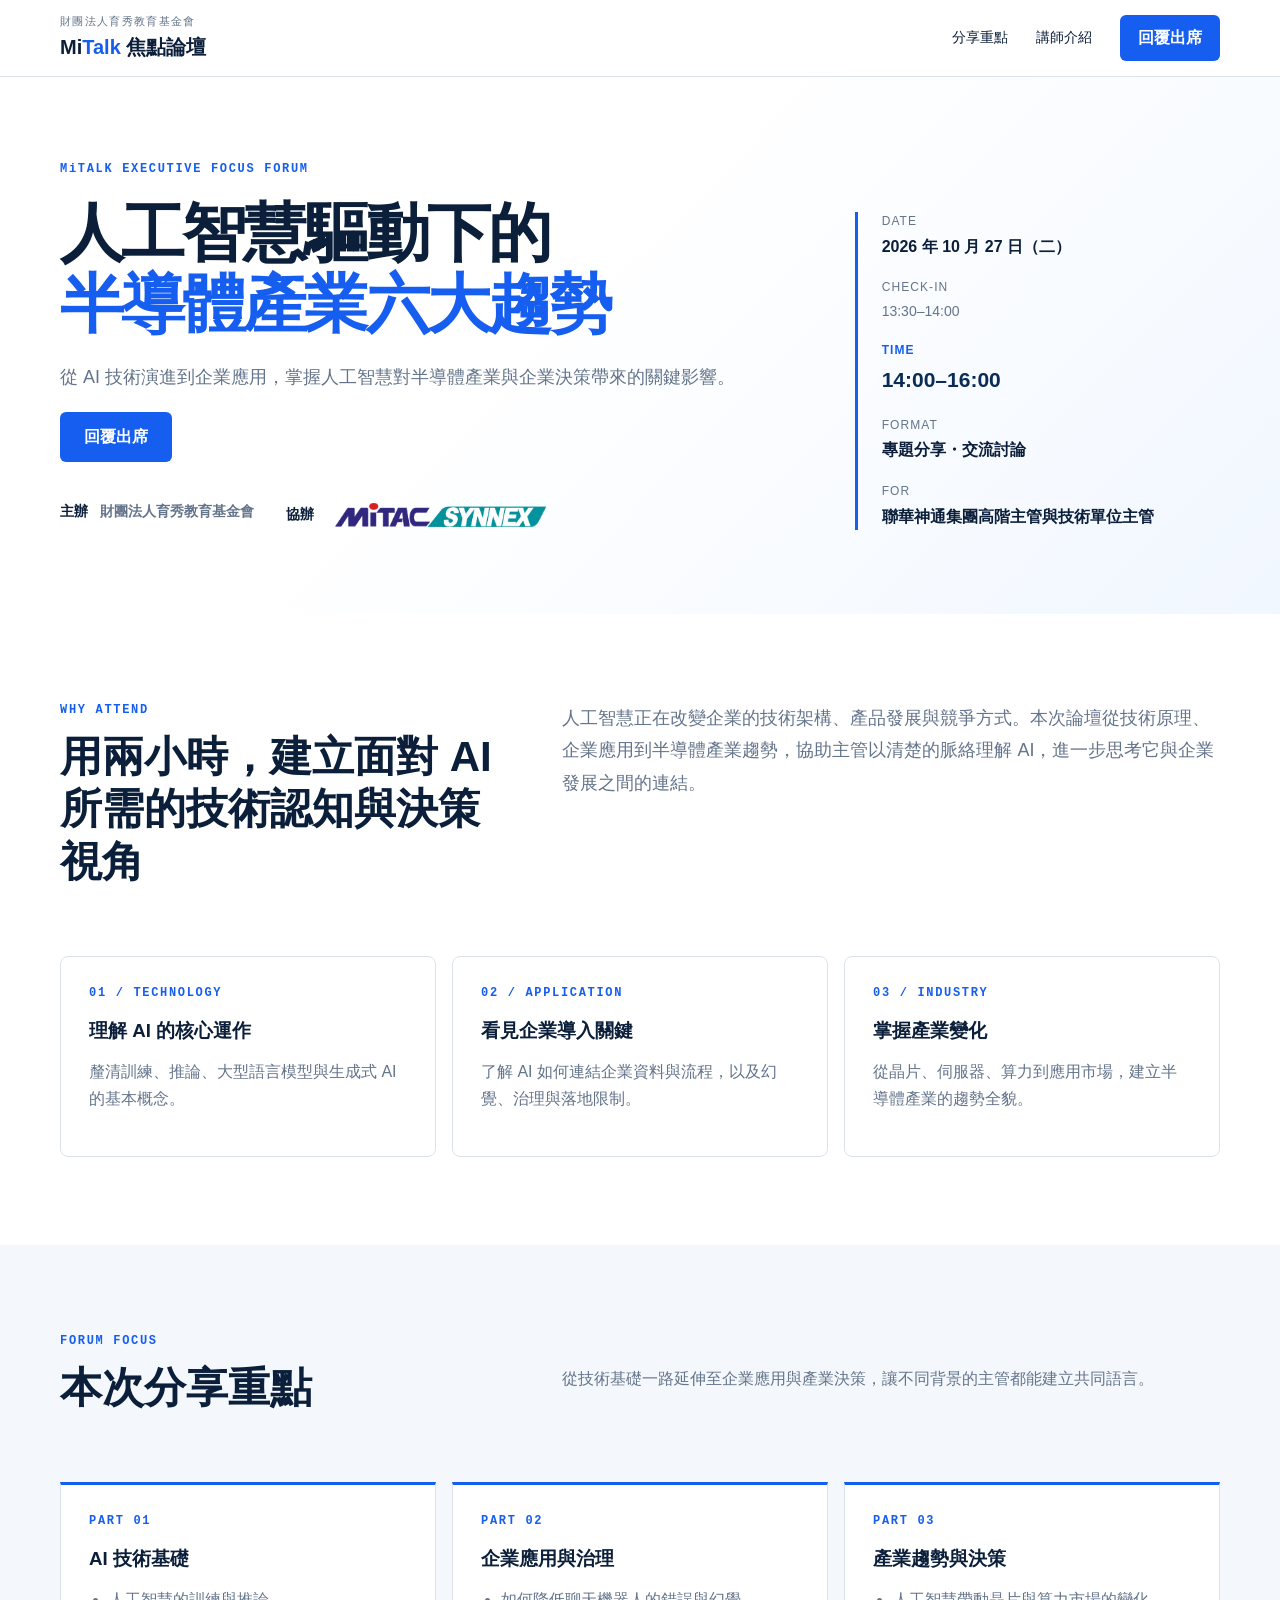
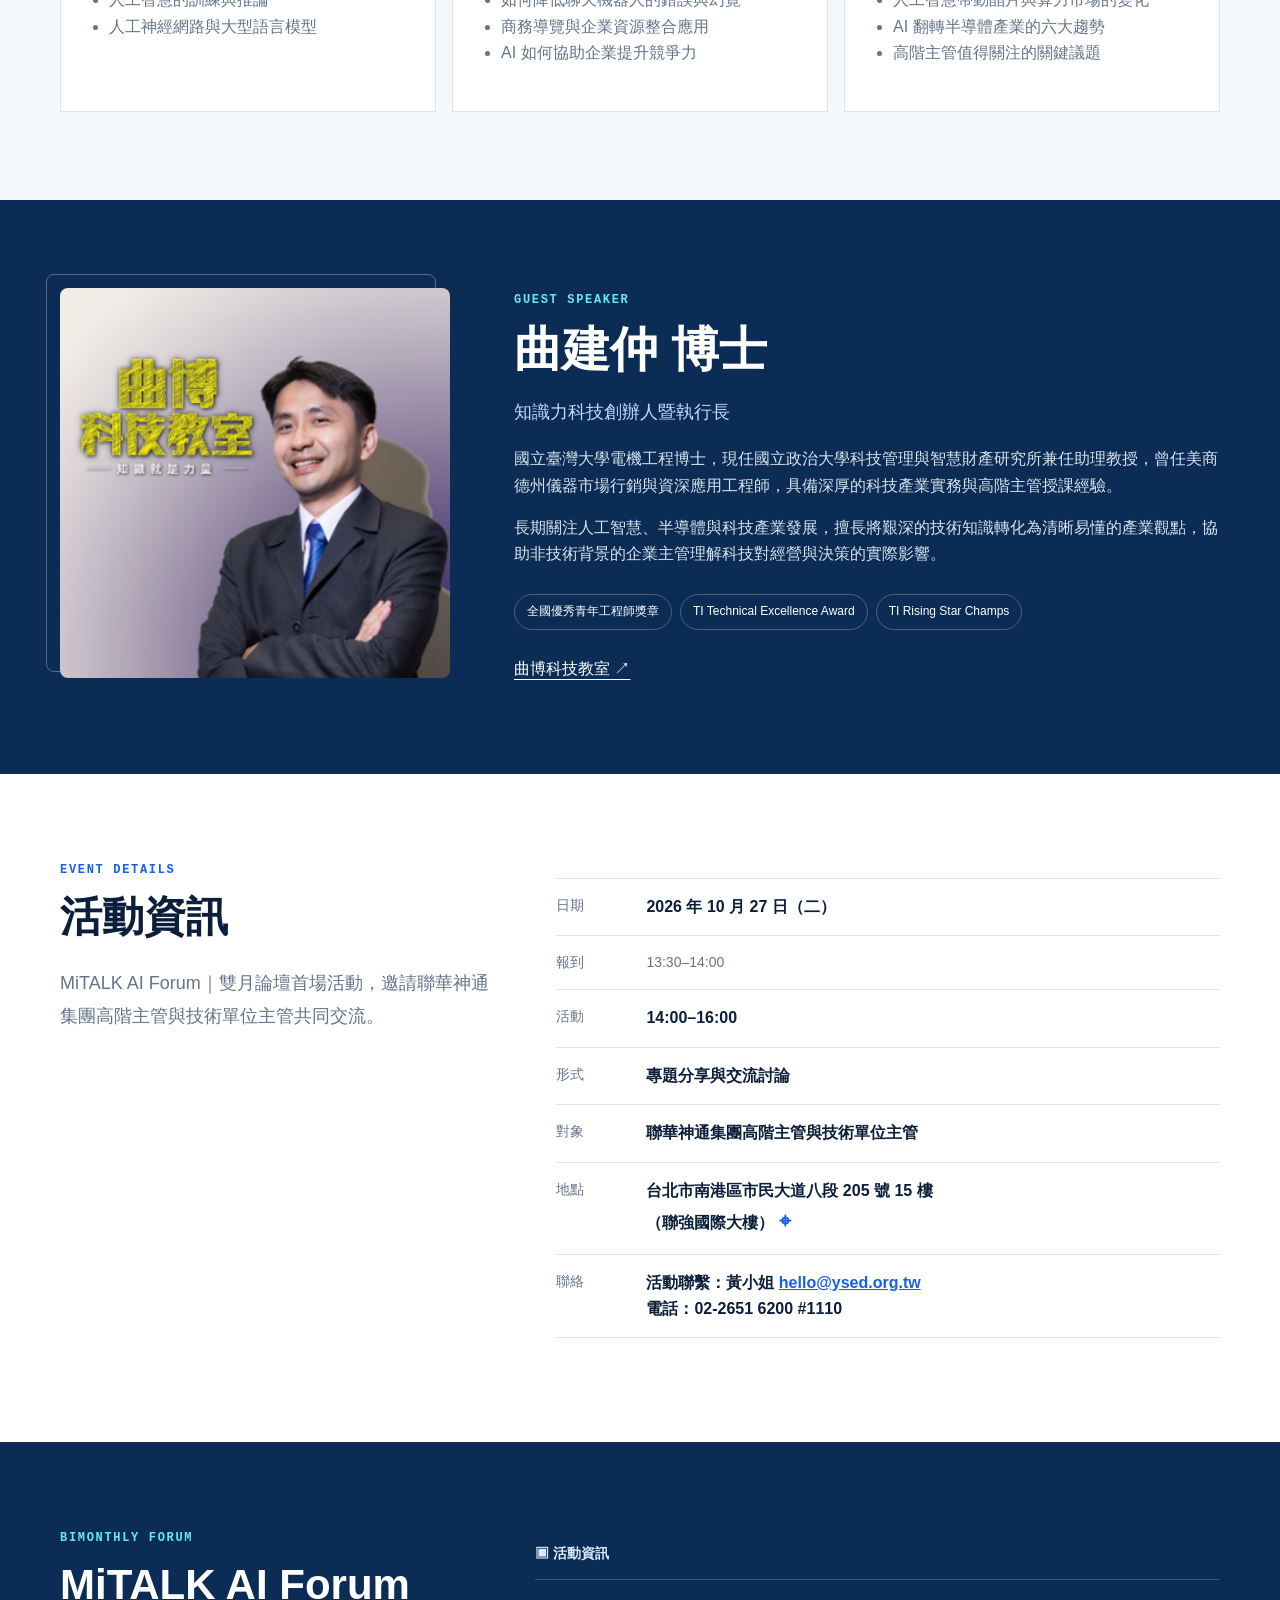
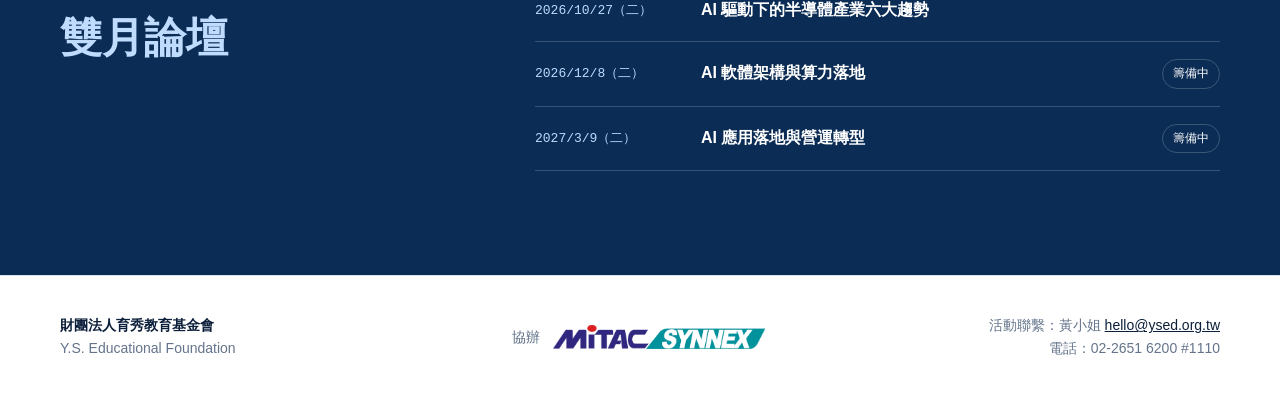
<file: index.html>
<!doctype html>
<html lang="zh-Hant">
<head>
  <meta charset="utf-8">
  <meta name="viewport" content="width=device-width,initial-scale=1">
  <meta name="description" content="MiTALK AI Forum｜人工智慧驅動下的半導體產業六大趨勢">
  <title>MiTALK AI Forum｜雙月論壇</title>
  <link rel="icon" href="assets/favicon.svg" type="image/svg+xml">
  <link rel="stylesheet" href="assets/styles.css">
</head>
<body>
  <header class="site-header">
    <div class="container header-inner">
      <div class="brand"><small>財團法人育秀教育基金會</small><strong>Mi<span>Talk</span> 焦點論壇</strong></div>
      <nav aria-label="主要導覽"><a href="#focus">分享重點</a><a href="#speaker">講師介紹</a><a class="button small" href="mailto:hello@ysed.org.tw?subject=MiTALK%20AI%20Forum%20出席回覆" target="_blank" rel="noopener noreferrer">回覆出席</a></nav>
    </div>
  </header>

  <main>
    <section class="hero">
      <div class="container hero-grid">
        <div>
          <p class="eyebrow">MiTALK EXECUTIVE FOCUS FORUM</p>
          <h1>人工智慧驅動下的<br><span>半導體產業六大趨勢</span></h1>
          <p class="lead">從 AI 技術演進到企業應用，掌握人工智慧對半導體產業與企業決策帶來的關鍵影響。</p>
          <a class="button" href="mailto:hello@ysed.org.tw?subject=MiTALK%20AI%20Forum%20出席回覆">回覆出席</a>
          <div class="organizers"><div><b>主辦</b> <strong>財團法人育秀教育基金會</strong></div><div class="cohost"><b>協辦</b><img src="assets/mitac-synnex-logo.png" alt="聯華神通集團 MiTAC SYNNEX"></div></div>
        </div>
        <dl class="hero-meta">
          <div><dt>DATE</dt><dd>2026 年 10 月 27 日（二）</dd></div>
          <div class="subtle"><dt>CHECK-IN</dt><dd>13:30–14:00</dd></div>
          <div class="time"><dt>TIME</dt><dd>14:00–16:00</dd></div>
          <div><dt>FORMAT</dt><dd>專題分享・交流討論</dd></div>
          <div><dt>FOR</dt><dd>聯華神通集團高階主管與技術單位主管</dd></div>
        </dl>
      </div>
    </section>

    <section class="section">
      <div class="container intro-grid"><div><p class="eyebrow">WHY ATTEND</p><h2>用兩小時，建立面對 AI 所需的技術認知與決策視角</h2></div><p class="lead compact">人工智慧正在改變企業的技術架構、產品發展與競爭方式。本次論壇從技術原理、企業應用到半導體產業趨勢，協助主管以清楚的脈絡理解 AI，進一步思考它與企業發展之間的連結。</p></div>
      <div class="container cards three">
        <article><p class="eyebrow">01 / TECHNOLOGY</p><h3>理解 AI 的核心運作</h3><p>釐清訓練、推論、大型語言模型與生成式 AI 的基本概念。</p></article>
        <article><p class="eyebrow">02 / APPLICATION</p><h3>看見企業導入關鍵</h3><p>了解 AI 如何連結企業資料與流程，以及幻覺、治理與落地限制。</p></article>
        <article><p class="eyebrow">03 / INDUSTRY</p><h3>掌握產業變化</h3><p>從晶片、伺服器、算力到應用市場，建立半導體產業的趨勢全貌。</p></article>
      </div>
    </section>

    <section id="focus" class="section soft">
      <div class="container"><p class="eyebrow">FORUM FOCUS</p><div class="section-heading"><h2>本次分享重點</h2><p>從技術基礎一路延伸至企業應用與產業決策，讓不同背景的主管都能建立共同語言。</p></div>
        <div class="cards three focus-cards">
          <article><p class="eyebrow">PART 01</p><h3>AI 技術基礎</h3><ul><li>人工智慧的訓練與推論</li><li>人工神經網路與大型語言模型</li></ul></article>
          <article><p class="eyebrow">PART 02</p><h3>企業應用與治理</h3><ul><li>如何降低聊天機器人的錯誤與幻覺</li><li>商務導覽與企業資源整合應用</li><li>AI 如何協助企業提升競爭力</li></ul></article>
          <article><p class="eyebrow">PART 03</p><h3>產業趨勢與決策</h3><ul><li>人工智慧帶動晶片與算力市場的變化</li><li>AI 翻轉半導體產業的六大趨勢</li><li>高階主管值得關注的關鍵議題</li></ul></article>
        </div>
      </div>
    </section>

    <section id="speaker" class="section speaker">
      <div class="container speaker-grid"><div class="portrait"><img src="assets/dr-chu.png" alt="曲建仲博士"></div><div><p class="eyebrow light">GUEST SPEAKER</p><h2>曲建仲 博士</h2><p class="speaker-title">知識力科技創辦人暨執行長</p><p>國立臺灣大學電機工程博士，現任國立政治大學科技管理與智慧財產研究所兼任助理教授，曾任美商德州儀器市場行銷與資深應用工程師，具備深厚的科技產業實務與高階主管授課經驗。</p><p>長期關注人工智慧、半導體與科技產業發展，擅長將艱深的技術知識轉化為清晰易懂的產業觀點，協助非技術背景的企業主管理解科技對經營與決策的實際影響。</p><div class="tags"><span>全國優秀青年工程師獎章</span><span>TI Technical Excellence Award</span><span>TI Rising Star Champs</span></div><a class="external" href="https://www.youtube.com/ansforce" target="_blank" rel="noopener noreferrer">曲博科技教室 ↗</a></div></div>
    </section>

    <section id="details" class="section">
      <div class="container details-grid">
        <div><p class="eyebrow">EVENT DETAILS</p><h2>活動資訊</h2><p class="lead compact">MiTALK AI Forum｜雙月論壇首場活動，邀請聯華神通集團高階主管與技術單位主管共同交流。</p></div>
        <dl class="facts"><div><dt>日期</dt><dd>2026 年 10 月 27 日（二）</dd></div><div><dt>報到</dt> <dt>13:30–14:00 </dt> </div><div><dt>活動</dt><dd>14:00–16:00</dd></div><div><dt>形式</dt><dd>專題分享與交流討論</dd></div><div><dt>對象</dt><dd>聯華神通集團高階主管與技術單位主管</dd></div><div><dt>地點</dt><dd><strong>台北市南港區市民大道八段 205 號 15 樓<br>（聯強國際大樓）</strong> <a class="map" href="https://www.google.com/maps/search/?api=1&query=%E5%8F%B0%E5%8C%97%E5%B8%82%E5%8D%97%E6%B8%AF%E5%8D%80%E5%B8%82%E6%B0%91%E5%A4%A7%E9%81%93%E5%85%AB%E6%AE%B5%20205%20%E8%99%9F%2015%20%E6%A8%93" target="_blank" rel="noopener noreferrer" aria-label="另開交通資訊">⌖</a></dd></div><div><dt>聯絡</dt><dd>活動聯繫：黃小姐  <a href="mailto:hello@ysed.org.tw">hello@ysed.org.tw</a><br>電話：02-2651 6200 #1110</dd></div></dl>
      </div>
    </section>

    <section class="section forum-series"><div class="container series-grid"><div><p class="eyebrow light">BIMONTHLY FORUM</p><h2>MiTALK AI Forum<br><span>雙月論壇</span></h2></div><div><h3>▣ 活動資訊</h3><ol><li><time>2026/10/27（二）</time><strong>AI 驅動下的半導體產業六大趨勢</strong></li><li><time>2026/12/8（二）</time><strong>AI 軟體架構與算力落地</strong><span>籌備中</span></li><li><time>2027/3/9（二）</time><strong>AI 應用落地與營運轉型</strong><span>籌備中</span></li></ol></div></div></section>
  </main>

  <footer><div class="container footer-grid"><div><strong>財團法人育秀教育基金會</strong><br>Y.S. Educational Foundation</div><div class="cohost"><span>協辦</span><img src="assets/mitac-synnex-logo.png" alt="聯華神通集團 MiTAC SYNNEX"></div><div>活動聯繫：黃小姐  <a href="mailto:hello@ysed.org.tw">hello@ysed.org.tw</a><br>電話：02-2651 6200 #1110</div></div></footer>
</body>
</html>
</file>
<file: assets/styles.css>
:root{--navy:#0b1f3a;--deep:#0b2c55;--blue:#155eef;--soft:#f4f8fc;--muted:#64748b;--line:#dce3eb;--white:#fff}*{box-sizing:border-box}html{scroll-behavior:smooth}body{margin:0;color:var(--navy);font-family:Inter,"Noto Sans TC","PingFang TC","Microsoft JhengHei",sans-serif;line-height:1.65;background:#fff}a{color:inherit}.container{width:min(1160px,calc(100% - 40px));margin:auto}.site-header{position:sticky;top:0;z-index:10;background:rgba(255,255,255,.96);border-bottom:1px solid var(--line);backdrop-filter:blur(12px)}.header-inner{min-height:76px;display:flex;align-items:center;justify-content:space-between;gap:24px}.brand small{display:block;font-size:11px;letter-spacing:.12em;color:var(--muted)}.brand strong{font-size:20px}.brand span,.hero h1 span,.eyebrow{color:var(--blue)}nav{display:flex;align-items:center;gap:28px}nav a{text-decoration:none;font-size:14px}.button{display:inline-block;border:0;border-radius:6px;background:var(--blue);color:#fff;text-decoration:none;padding:12px 24px;font:inherit;font-weight:700;cursor:pointer}.button:hover{background:#0d49be}.button.small{padding:10px 18px}.button.full{width:100%}.hero{overflow:hidden;background:linear-gradient(135deg,#fff 42%,#f1f7ff);padding:84px 0}.hero-grid{display:grid;grid-template-columns:1.5fr .75fr;gap:64px;align-items:end}.eyebrow{margin:0;font:600 12px/1.4 ui-monospace,SFMono-Regular,Menlo,monospace;letter-spacing:.14em}.hero h1{margin:20px 0;font-size:clamp(42px,5vw,72px);line-height:1.12;letter-spacing:-.045em}.lead{font-size:18px;line-height:1.8;color:var(--muted);max-width:760px}.compact{margin:0}.organizers{display:flex;flex-wrap:wrap;gap:20px 32px;margin-top:38px;color:var(--muted);font-size:14px}.organizers b{color:var(--navy);margin-right:8px}.cohost{display:flex;align-items:center;gap:10px}.cohost img{width:auto;height:30px;object-fit:contain}.hero-meta{border-left:3px solid var(--blue);padding-left:24px;margin:0;display:grid;gap:18px}.hero-meta div{display:block}.hero-meta dt{font-size:12px;letter-spacing:.09em;color:var(--muted)}.hero-meta dd{margin:2px 0 0;font-weight:700}.hero-meta .subtle dd{font-size:14px;font-weight:500;color:var(--muted)}.hero-meta .time dt{color:var(--blue);font-weight:700}.hero-meta .time dd{font-size:21px;color:var(--deep)}.section{padding:88px 0}.soft{background:var(--soft)}h2{font-size:clamp(30px,4vw,42px);line-height:1.25;margin:12px 0 24px}h3{line-height:1.35}.intro-grid,.section-heading{display:grid;grid-template-columns:.8fr 1.2fr;gap:64px;align-items:start}.cards{display:grid;gap:16px;margin-top:44px}.cards.three{grid-template-columns:repeat(3,1fr)}.cards article{border:1px solid var(--line);border-radius:8px;padding:28px;background:#fff}.cards article h3{margin:16px 0 8px}.cards article p:not(.eyebrow),.cards li,.section-heading p{color:var(--muted)}.focus-cards article{border-top:3px solid var(--blue);border-radius:0}.focus-cards ul{padding-left:20px}.speaker,.forum-series{background:var(--deep);color:#fff}.speaker-grid{display:grid;grid-template-columns:390px 1fr;gap:64px;align-items:center}.portrait{position:relative}.portrait:before{content:"";position:absolute;inset:-14px 14px 14px -14px;border:1px solid rgba(255,255,255,.3);border-radius:8px}.portrait img{position:relative;width:100%;aspect-ratio:1;object-fit:cover;border-radius:8px}.speaker h2{font-size:48px;margin-bottom:4px}.speaker p{color:rgba(239,246,255,.9)}.speaker .speaker-title{color:#bfdbfe;font-size:18px}.eyebrow.light{color:#67e8f9}.tags{display:flex;flex-wrap:wrap;gap:8px;margin:26px 0}.tags span{border:1px solid rgba(255,255,255,.25);border-radius:999px;padding:7px 12px;font-size:12px}.external{text-underline-offset:5px}.details-grid{display:grid;grid-template-columns:.8fr 1.2fr;gap:54px}.facts{border-top:1px solid var(--line)}.facts div{display:grid;grid-template-columns:90px 1fr;border-bottom:1px solid var(--line);padding:15px 0}.facts dt{color:var(--muted);font-size:14px}.facts dd{margin:0;font-weight:600}.facts a{color:var(--blue)}.map{text-decoration:none;font-size:21px}.form-panel{background:var(--soft);border-radius:12px;padding:38px}.notice{border-left:3px solid var(--blue);padding-left:14px;color:var(--muted);font-size:14px}.form-grid{display:grid;grid-template-columns:1fr 1fr;gap:18px}label,legend{display:block;font-weight:700;font-size:14px}label small,legend small{margin-left:6px;color:var(--muted);font-weight:500;letter-spacing:.04em}input,textarea{width:100%;border:1px solid #cbd5e1;border-radius:6px;background:#fff;padding:12px;margin-top:6px;font:inherit;color:var(--navy)}textarea{min-height:112px;resize:vertical}fieldset{border:0;padding:0;margin:20px 0}.radio{display:inline-flex;align-items:center;margin:8px 26px 0 0;font-weight:400}.radio input{width:auto;margin:0 7px 0 0}.help{display:block;color:var(--muted);font-weight:400;margin:5px 0}.privacy{font-size:12px;color:var(--muted)}.status{margin-top:14px;border-left:4px solid;padding:12px 14px;font-size:14px}.status.success{border-color:#14b8a6;background:#f0fdfa;color:#115e59}.status.error{border-color:#ef4444;background:#fef2f2;color:#991b1b}.series-grid{display:grid;grid-template-columns:.75fr 1.25fr;gap:64px}.forum-series h2 span{color:#bfdbfe}.forum-series h3{font-size:14px;color:#dbeafe}.forum-series ol{padding:0;border-top:1px solid rgba(255,255,255,.18);border-bottom:1px solid rgba(255,255,255,.18)}.forum-series li{display:grid;grid-template-columns:150px 1fr auto;gap:16px;align-items:center;padding:17px 0;border-bottom:1px solid rgba(255,255,255,.18)}.forum-series li:last-child{border:0}.forum-series time{color:#bfdbfe;font-family:monospace}.forum-series li span{font-size:12px;border:1px solid rgba(255,255,255,.2);border-radius:999px;padding:4px 10px}footer{border-top:1px solid var(--line);padding:38px 0;color:var(--muted);font-size:14px}.footer-grid{display:grid;grid-template-columns:1fr auto 1fr;gap:32px;align-items:center}.footer-grid>div:last-child{text-align:right}.footer-grid strong,.footer-grid a{color:var(--navy)}
@media(max-width:850px){nav>a:not(.button){display:none}.hero-grid,.intro-grid,.section-heading,.speaker-grid,.details-grid,.series-grid{grid-template-columns:1fr}.hero{padding:60px 0}.hero h1{font-size:42px}.cards.three{grid-template-columns:1fr}.speaker-grid{gap:40px}.portrait{max-width:420px}.form-grid{grid-template-columns:1fr}.footer-grid{grid-template-columns:1fr}.footer-grid>div:last-child{text-align:left}.toolbar,.admin-actions{flex-direction:column;align-items:stretch}.toolbar input{width:100%}.stats{grid-template-columns:1fr}.forum-series li{grid-template-columns:1fr;gap:4px}}@media(max-width:520px){.container{width:min(100% - 28px,1160px)}.section{padding:64px 0}.site-header .brand small{display:none}.hero h1{font-size:36px}.form-panel{padding:24px}.speaker h2{font-size:38px}.organizers{flex-direction:column}.cohost img{max-width:180px;height:auto}}
</file>
